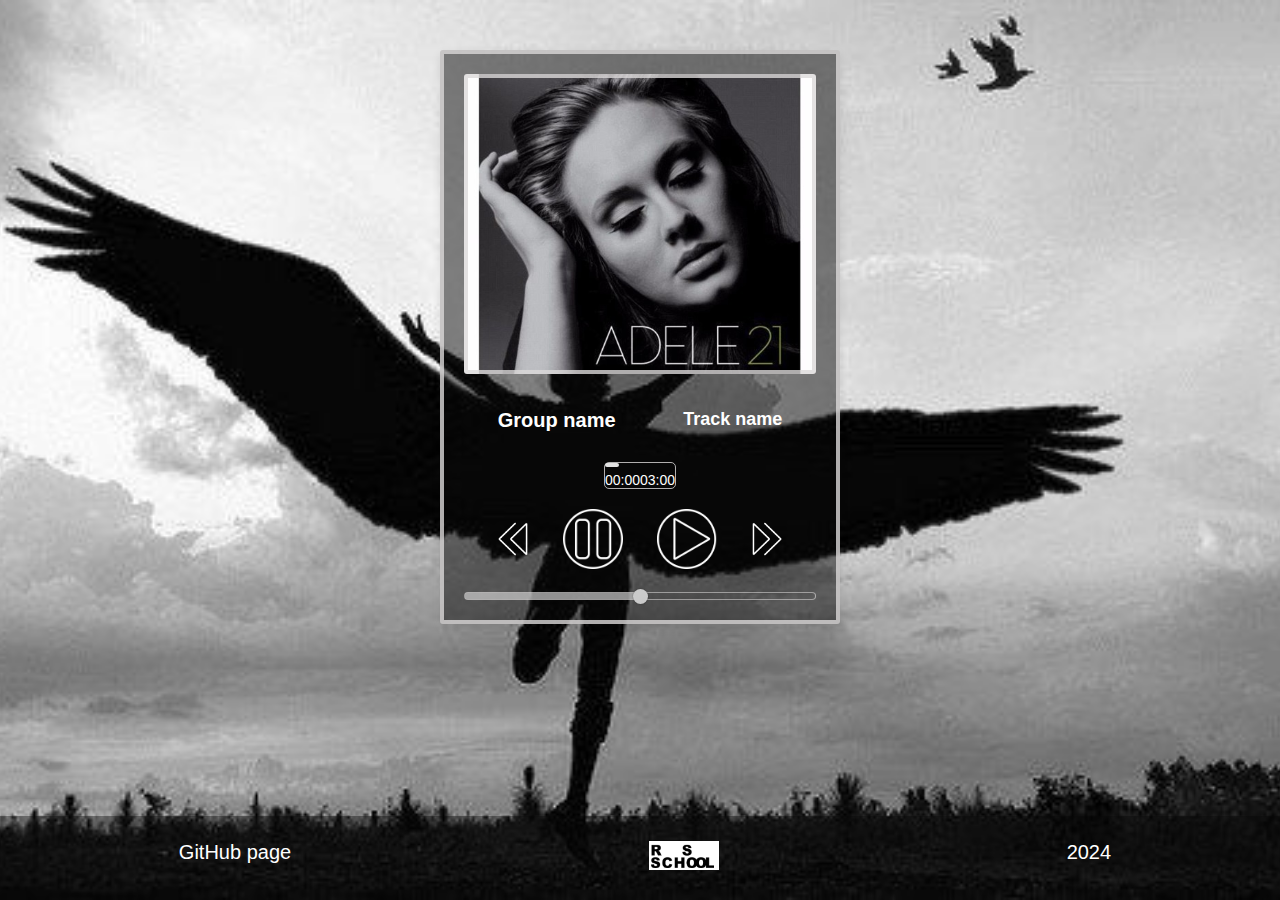
<file: index.html>
<!DOCTYPE html>
<html lang="en">
<head>
    <meta charset="UTF-8">
    <meta name="viewport" content="width=device-width, initial-scale=1.0">
    <link rel="stylesheet" href="./style.css">
    <title>Document</title>
</head>
<body>
    <div class="wrapper">
        <div class="player">
            <div class="current-img" style="background-image: url(./assets/img/Adele-ava.jpg);">
            </div>
            
            <div class="control-info">
                <div class="info">
                    <h2 class="info-group">Group name</h2>
                    <h3 class="track">Track name</h3>
                </div>

                <div class="controls">
                    <div class="control-progres">
                        <div class="progress-current">

                        </div>
                        <div class="timeline">
                            <span class="timeline-start">00:00</span>
                            <span class="timeline-end">03:00</span>
                        </div>
                    </div>

                    <div class="buttons">
                        <button class="controls-button button-prev">
                            <img src="./assets/icon/Prev.png" alt="prev track" class="icon-arrow">
                        </button>
                        <button class="controls-button button-play">
                            <img src="./assets/icon/Pause.png" alt="pause" class="icon-arrow">
                            <img src="./assets/icon/Play.png" alt="play" class="icon-arrow">
                        </button>
                        <button class="controls-button button-next">
                            <img src="./assets/icon/Next.png" alt="next track" class="icon-arrow">
                        </button>
                    </div>

                    <input class="control-volume" type="range" min="0" max="1" step="0.1" value="0.5" name="volume">                 
                </div>
            </div>
        </div>
    
        <footer>
            <a class="github" href="https://github.com/TatsHats">GitHub page</a>
            <a class="logo" href="https://rs.school/courses/javascript-ru">
                <img src="assets/icon/logo-RS.png" alt="logo Rolling Scopes School">
            </a>
            <p>2024</p>
        </footer>
    </div>
</body>
</html>
</file>
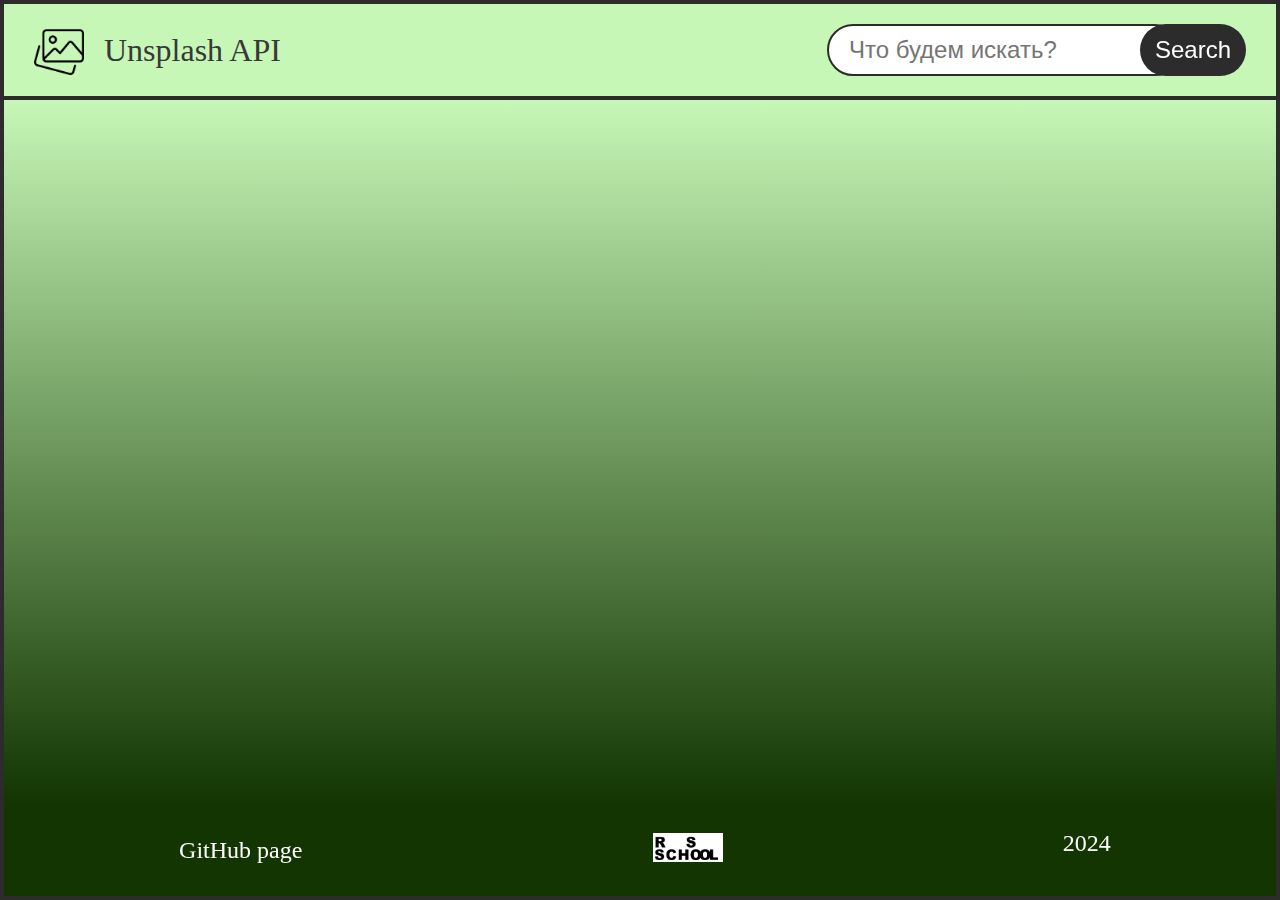
<file: image-gallery/index.html>
<!DOCTYPE html>
<html lang="en">
<head>
    <meta charset="UTF-8">
    <meta name="viewport" content="width=device-width, initial-scale=1.0">
    <link rel="stylesheet" href="./style.css">
    <title>Document</title>
</head>
<body>
    <header class="header">
        <div class="gallery-logo">
            <img src="./assets/icon/logo-img.png" alt="logo-image">
            <span class="name">Unsplash API</span>
        </div>

        <form id="searchForm">
            <input type="text" id="searchInput" placeholder="Что будем искать?">
            <button type="submit" aria-label="Search">Search</button>
        </form>
    </header>

    <div class="gallery"></div>

    <footer>
        <a class="github" href="https://github.com/TatsHats">GitHub page</a>
        <a class="logo" href="https://rs.school/courses/javascript-ru">
            <img src="assets/icon/logo-RS.png" alt="logo Rolling Scopes School">
        </a>
        <p>2024</p>
    </footer>
    <script src="./script.js"></script>
</body>
</html>
</file>
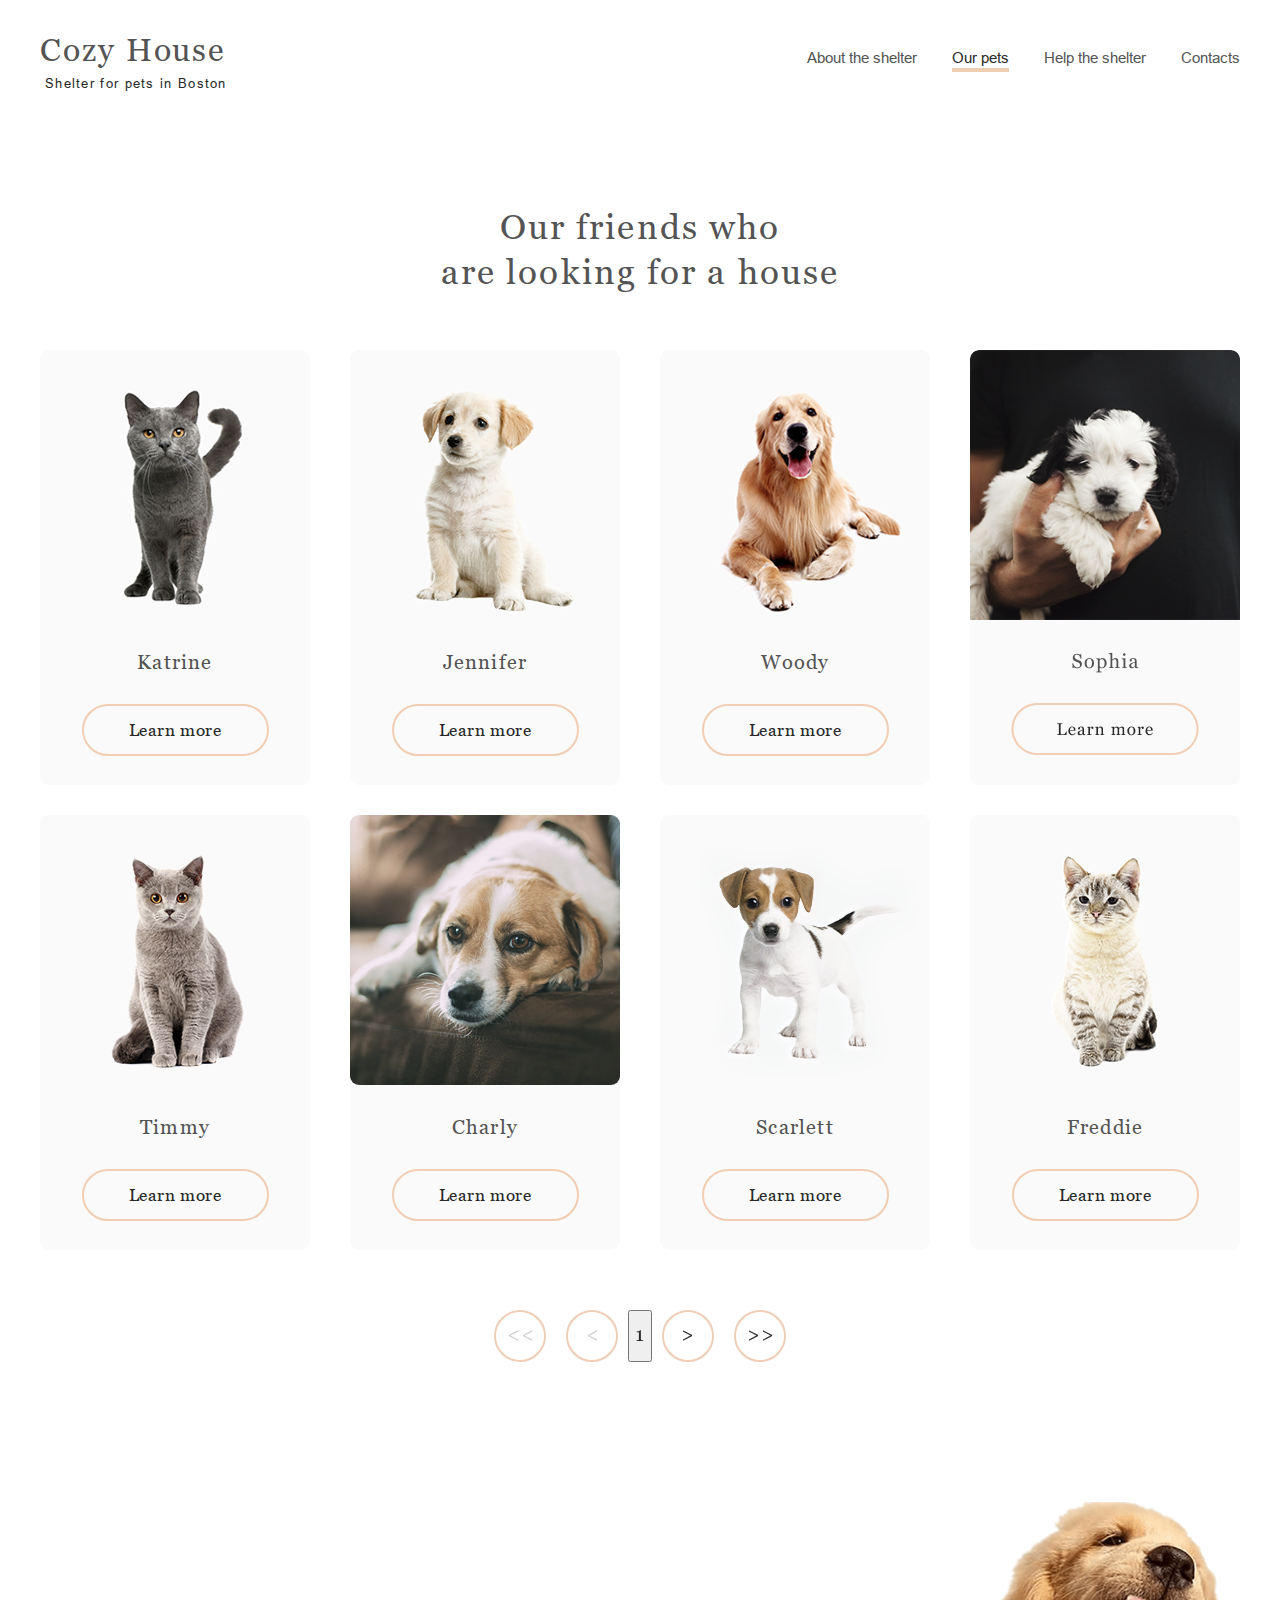
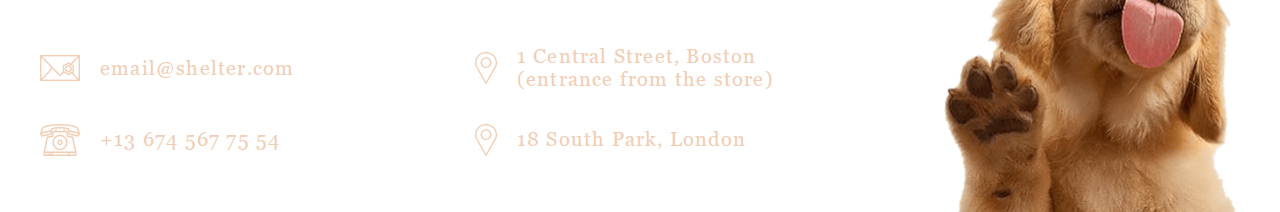
<file: shelter/our-pets.html>
<!DOCTYPE html>
<html lang="en">
<head>
    <meta charset="UTF-8">
    <meta name="viewport" content="width=device-width, initial-scale=1.0">
    <title>Our pets</title>
    <link rel="stylesheet" href="style-pets.css">
    <link rel="icon" href="assets/img/icon/sleeping-area.png">
</head>

<body>
    <div class="container">
        <main>
            <header>
                <a href="index.html" class="logo">
                    <h1 class="title">Cozy House</h1>
                    <p class="subtitile">Shelter for pets in Boston</p>
                </a>
                <nav class="nav">
                    <ul class="nav-list">
                        <li class="nav-item"><a href="index.html" class="nav-link">About the shelter</a></li>
                        <li class="nav-item"><a href="#pets" class="nav-link-select">Our pets</a></li>
                        <li class="nav-item"><a href="index.html#help" class="nav-link">Help the shelter</a></li>
                        <li class="nav-item"><a href="#contacts" class="nav-link">Contacts</a></li>
                    </ul>
                </nav>
            </header>

            <section class="our-pets" id="pets">
                <h2 class="heading">Our friends who<br>are looking for a house</h2>
            
                <div class="cards_container">
                    <div class="pet">
                        <img src="assets/img/katrine.png" alt="Foto Katrine">               
                        <p class="name">Katrine</p>
                        <button class="button-pets">Learn more</button>
                    </div>
                    <div class="pet">
                        <img src="assets/img/jennifer.png" alt="Foto Jennifer">               
                        <p class="name">Jennifer</p>
                        <button class="button-pets">Learn more</button>
                    </div>
                    <div class="pet">
                        <img src="assets/img/woody.png" alt="Foto  Woody">               
                        <p class="name">Woody</p>
                        <button class="button-pets">Learn more</button>
                    </div>
                    <div class="pet">
                        <img src="assets/img/sofia-cart.png" alt="Foto  Woody">               
                        <p class="name">Sophia</p>
                        <button class="button-pets">Learn more</button>
                    </div>
                    <div class="pet">
                        <img src="assets/img/timmy.png" alt="Foto  Woody">               
                        <p class="name">Timmy</p>
                        <button class="button-pets">Learn more</button>
                    </div>
                    <div class="pet">
                        <img src="assets/img/charly.png" alt="Foto  Woody">               
                        <p class="name">Charly</p>
                        <button class="button-pets">Learn more</button>
                    </div>
                    <div class="pet">
                        <img src="assets/img/scarlett.png" alt="Foto  Woody">               
                        <p class="name">Scarlett</p>
                        <button class="button-pets">Learn more</button>
                    </div>
                    <div class="pet">
                        <img src="assets/img/freddie.png" alt="Foto  Woody">               
                        <p class="name">Freddie</p>
                        <button class="button-pets">Learn more</button>
                    </div>
                </div>    

                <div class="navigation">
                    <button class="arrow">
                        <img src="assets/img/icon/__.png" alt="icon arrow-left">
                    </button>
                    <button class="arrow">
                        <img src="assets/img/icon/_.png" alt="icon arrow-right">
                    </button>
                    <button class="arrow-active">
                        <img src="assets/img/icon/1.png" alt="icon arrow-right">
                    </button>
                    <button class="arrow">
                        <img src="assets/img/icon/_(1).png" alt="icon arrow-right">
                    </button>
                    <button class="arrow">
                        <img src="assets/img/icon/__(1).png" alt="icon arrow-right">
                    </button>
                </div>    
            </section>
        </main>

        <footer class="footer">
            <section class="footer-content">
                <div class="contacts" id="contacts">
                    <h3>For questions<br>and suggestions</h3>
                    <a href="mailto:email@shelter.com" class="email-link">
                        <img src="assets/img/icon/mail.png" alt="icon mail">
                        <p>email@shelter.com</p>
                    </a>
                    <a href="tel:+136745675754" class="phone-link">
                        <img src="assets/img/icon/phone.png" alt="icon phone">
                        <p>+13 674 567 75 54</p>
                    </a>    
                </div>

                <div class="contacts">
                    <h3>We are waiting<br>for your visit</h3>
                    <a class="contacts-text" href="https://maps.app.goo.gl/XbDv5cUdUJy2KnbQ7" target="_blank">
                        <img src="assets/img/icon/pin.png" alt="icon pin">
                        <p>1 Central Street, Boston<br>(entrance from the store)</p>
                    </a>    
                    <a class="contacts-text" href="https://maps.app.goo.gl/wbdKRUERUTErTiPA9" target="_blank">
                        <img src="assets/img/icon/pin.png" alt="icon pin">
                        <p>18 South Park, London</p>
                    </a>
                </div>
                <img class="footer-img" src="assets/img/footer-puppy.png" alt="Foto Footer puppy">
            </section>
        </footer>
    </div>
</body>
</html>
</file>
<file: style.css>
* {
    margin: 0;
    padding: 0;
    box-sizing: border-box;
}

body {
    font-family: Arial, sans-serif;
    color: #ffffff;
    background-color: #f4f4f4;
    display: flex;
    justify-content: center;
    align-items: center;
    min-height: 100vh;
}

.wrapper {
    background-image: url(./assets/img/Adele.jpg);
    background-size: cover;
    background-position: center;
    background-repeat: no-repeat;
    width: 100%;
    min-height: 100vh;
    display: flex;
    flex-direction: column;
    justify-content: space-between;
    align-items: center;
}

.player {
    width: 400px;
    background: rgba(8, 8, 8, 0.5);
    border-radius: 3px;
    box-shadow: 0 4px 10px rgba(0, 0, 0, 0.1);
    padding: 20px;
    border: 4px solid rgba(220, 218, 218, 0.8);
    margin: 50px auto;
}

.current-img {
    width: 100%;
    height: 300px;
    background-size: cover;
    background-position: center;
    border-radius: 3px;
    border: 4px solid rgba(220, 218, 218, 0.8);
}

.control-info {
    margin-top: 15px;
    text-align: center;
    display: flex;
    flex-direction: column;
}

.info {
    margin-bottom: 10px;
    display: flex;
    flex-direction: row;
    justify-content: space-around;
    margin: 20px 0;
}
    .info-group {
        font-size: 20px;
    }
    .track {
        font-size: 18px;
        color: #ffffff;
    }

.controls {
    display: flex;
    justify-content: center;
    align-items: center;
    gap: 10px;
    margin-top: 10px;
    flex-direction: column;
}

.buttons {
    display: flex;
    flex-direction: row;
    justify-content: space-between;
}

.controls-button {
    background: none;
    border: none;
    cursor: pointer;
    
}

.controls-button img {
    width: 40px;
    height: 40px;
    margin: 10px 15px;
}

.button-play img, .button-pause img {
    width: 60px;
    height: 60px;
}

.controls-progres {
    margin-top: 10px;
    width: 100%;
    
}

.control-progres {
    border: 1px solid rgba(220, 218, 218, 0.8);
    border-radius: 5px;
}

.progress-current {
    height: 4px;
    background-color: #e2e2e2;
    width: 20%;
    border-radius: 5px;
}

.timeline {
    display: flex;
    justify-content: space-between;
    font-size: 14px;
    margin-top: 5px;
    color: #ffffff;
}

.volume {
    display: flex;
    flex-direction: row;
    align-items: center;
    justify-content: space-around;
    gap: 5%;
}
    .volume img {
        width: 20px;
        height: 20px;
    }
    .control-volume {
        -webkit-appearance: none; /* Убираем стандартный стиль для Chrome */
        width: 100%;
        height: 8px;
        background: linear-gradient(to right, #cccccc 50%, transparent 50%); /* Левая часть с цветом, правая — прозрачная */
        border-radius: 5px;
        border: 1px solid rgba(220, 218, 218, 0.8);
        outline: none;
        opacity: 0.7;
        transition: opacity 0.2s;
    }
    .control-volume:hover {
        opacity: 1;
    }  
    .control-volume::-webkit-slider-thumb { /* Стиль для ползунка (thumb) */
        -webkit-appearance: none;
        appearance: none;
        width: 15px;
        height: 15px;
        background-color: #ffffff;
        border-radius: 50%;
        cursor: pointer;
        box-shadow: 0 0 2px rgba(0, 0, 0, 0.5);
    }
    
    .control-volume::-moz-range-thumb {
        width: 15px;
        height: 15px;
        background-color: #ffffff;
        border-radius: 50%;
        cursor: pointer;
        box-shadow: 0 0 2px rgba(0, 0, 0, 0.5);
    }

footer {
    width: 100%;
    background: rgba(8, 8, 8, 0.4);
    padding: 15px 0;
    display: flex;
    justify-content: space-around;
    font-size: 20px;
}

.github, .logo {
    display: inline-block;
    margin: 10px;
    text-decoration: none;
    color: #ffffff;
}

.logo img {
    width: 70px;
    height: auto;
}

footer p {
    margin-top: 10px;
    color: #ffffff;
}
</file>
<file: image-gallery/style.css>
body, html {
    margin: 0;
    padding: 0;
    height: 100%;
    display: flex;
    flex-direction: column;
}

body {
    min-height: 100vh;
    display: flex;
    flex-direction: column;
}

/* ------------------------- HEADER ------------------------- */
.header {
    background-color: #c6f7b7;
    padding: 20px 30px;
    box-sizing: border-box;
    display: flex;
    align-items: center;
    justify-content: space-between;
    border: 4px solid #2d2c2c;
    flex-wrap: wrap;
}

.gallery-logo {
    display: flex;
    flex-direction: row;
    align-items: center;
    justify-content: space-between;
}
    .gallery-logo span {
        font-size: 2rem;
        color: rgb(56, 56, 56);
        margin-left: 20px;
    }
    .gallery-logo img {
        width: 50px;
        height: auto;
    }

    .radio-buttons {
        display: flex;
        gap: 10px;
        margin-left: 15px;
        align-items: center;
    }
    
    .radio-buttons label {
        cursor: pointer;
    }
    
    .radio-buttons input[type="radio"] {
        display: none;
    }
    
    .radio-buttons img {
        width: 40px;
        height: auto;
        opacity: 0.5;
        transition: opacity 0.3s ease;
    }
    
    .radio-buttons input[type="radio"]:checked + img {
        opacity: 1;
    }

#searchInput {
    padding: 10px 20px;
    font-size: 1.5rem;
    border: 2px solid #2d2c2c;
    border-radius: 50px;
    outline: none;
    box-sizing: border-box;
}

button {
    background-color: #2d2c2c;
    color: #ffffff;
    padding: 12px 15px;
    font-size: 1.5rem;
    border: none;
    border-radius: 50px;
    cursor: pointer;
    margin-left: -45px;
}

/* ------------------------- CENTR ------------------------- */
.gallery {
    background: linear-gradient(180deg, #c6f7b7, #123501);
    border-left: 4px solid #2d2c2c;
    border-right: 4px solid #2d2c2c;
    display: grid;
    grid-template-columns: repeat(3, 1fr);
    gap: 10px;
    padding: 20px;
    flex-grow: 1;
}

.gallery img {
    width: 100%;
    height: auto;
    border: 2px solid #2d2c2c;
}

/* ------------------------- FOOTER ------------------------- */
footer {
    width: 100%;
    background: #123501;
    padding: 15px 0;
    display: flex;
    align-items: center;
    justify-content: space-around;
    font-size: 24px;
    border: 4px solid #2d2c2c;
    border-top: none;
    box-sizing: border-box;
    margin-top: auto;
}

.github, .logo {
    display: inline-block;
    margin: 10px;
    text-decoration: none;
    color: #ffffff;
}
.github:hover, .logo:hover {
    transform: scale(1.1);
}

.logo img {
    width: 70px;
    height: auto;
}

footer p {
    margin-top: 10px;
    color: #ffffff;
}


/* ------------------------- MEDIA ------------------------- */
@media (max-width: 768px) {
    .gallery {
      grid-template-columns: repeat(2, 1fr);
    }
    .gallery-logo {
        width: 100%;
        justify-content: center;
    }
  }
  
  @media (max-width: 480px) {
    .gallery {
      grid-template-columns: repeat(1, 1fr);
    }
  }
</file>
<file: shelter/style-pets.css>
@font-face {
    font-family: 'Arial';
    src: url('assets/fonts/arial/arial-regular.ttf') format('truetype');
}

@font-face {
    font-family: 'Georgia';
    src: url('assets/fonts/georgia/georgia-regular.ttf') format('truetype');
}

:root {
	--color-light-xl: #fff;
	--color-light-l: #f6f6f6;
	--color-light-s: #fafafa;
	--color-dark-s: #cdcdcd;
	--color-dark-m: #b2b2b2;
	--color-dark-l: #545454;
	--color-dark-xl: #4c4c4c;
	--color-dark-2xl: #444;
	--color-dark-3xl: #292929;
	--color-primary: #f1cdb3;
	--color-primary-light: #fddcc4;
	--start-screen-gradient-background: #211f20;
	--footer-gradient-background: #211f20;
    --primary-font-family: "Georgia", sans-serif;
    --secondary-font-family: "Arial", sans-serif;
}

html {
    scroll-behavior: smooth;
}

body {
    margin: 0;
    padding: 0;
    font-family: var(--secondary-font-family);
    font-weight: 400;
}

.background-header,
.background-our-pets,
.background-footer {
    width: 100%;
}

.background-header {
    background: var(--color-light-xl);
}

.background-our-pets {
    background: var(--color-light-l);
}

.background-footer {
    background: url("assets/main/img/footer-background.png"), radial-gradient(100% 215.42% at 0% 0%, #5B483A 0%, #262425 100%), #211F20;
    background-size: cover;
    background-position: center;
    background-repeat: no-repeat;
}

header, .our-pets, .footer {
    width: 1280px;
    margin: 0 auto;
    box-sizing: border-box;
}

h1, h2, h3 {
    font-family: var(--primary-font-family);
    font-weight: 400;
}

header {
    padding: 30px 40px 30px 40px;
    display: flex;
    flex-direction: row;
    justify-content: space-between;
}

    .logo {
        display: flex;
        flex-direction: column;
        justify-content: space-between;
        text-decoration: none;
        color: inherit;
        cursor: pointer;
    }

        .logo p {
            margin: 0;
            padding: 0;
        }

        .title {
            color: var(--color-dark-l);
            font-size: 32px;
            margin: 0;
            letter-spacing: 0.06em;
        }

        .subtitile {
            color: var(--color-dark-3xl);
            font-size: 13px;
            letter-spacing: 0.1em;
            line-height: 1.6em;
            margin-top: 5px !important;
            margin-left: 5px !important;
        }

    .nav-list {

        display: flex;
        flex-direction: row; 
        list-style-type: none;
    }

        .nav-item {
            margin-left: 35px;
        }

            .nav-link, .nav-link-select {
                text-decoration: none;
                color: var(--color-dark-l);
                line-height: 1.6em;
                font-size: 15px;
                line-height: 24px;
                font-family: var(--second-family);
            }

            .nav-link-select {
                border-bottom: 4px solid #f1cdb3;
                padding-bottom: 2px;
                color: var(--color-dark-3xl);
                cursor: default;
                pointer-events: none;
            }

                .nav-link-select:hover {
                    cursor: default; 
                }

                .nav-link:hover {
                    color: var(--color-dark-3xl);
                    cursor: pointer; 
                    transition: color 0.5s;
                }


.our-pets {
    display: flex;
    align-items: center;
    flex-direction: column;
    padding: 80px 40px 100px 40px;
}

    .our-pets h2.heading {
        text-align: center;
        letter-spacing: 0.06em;
        line-height: 1.3em;
        font-size: 35px;
        margin: 0;
        color: var(--color-dark-l);
    }

    .cards_container {
        display: flex;
        justify-content: space-between;
        flex-wrap: wrap;
        width: 100%;
        margin-top: 55px;
        padding: 0;
        color: var(--color-dark-l);
    }

        .pet {
            display: flex;
            flex-direction: column;
            align-items: center;
            background: var(--color-light-s);
            border-radius: 9px;
            width: 270px;
            height: 435px;
            margin-bottom: 30px;
            cursor: pointer;
            text-decoration: none;
            color: inherit;
            transition: background 0.5s, border 0.5s;
        }

            .pet:hover .button-pets {
                background: var(--color-primary-light);
                border: 2px solid var(--color-primary-light);
            }

            .pet:hover {
                box-shadow: 0px 2px 35px 14px rgba(13, 13, 13, 0.04);
                transition: box-shadow 0.5s;
            }

            .pet img {
                width: 100%;
                height: auto;
                border-radius: 9px;
            }

            .button-pets {
                border-radius: 50px;
                cursor: pointer;
                font-size: 17px;
                padding: 14px 45px;
                background: none;
                border: 2px solid var(--color-primary);
                color: var(--color-dark-3xl);
                width: 187px;
                height: 52px;
                letter-spacing: 0.03em;
                font-family: var(--primary-font-family);
                box-sizing: border-box;
                transition: background 0.5s, border 0.5s;
            }

            .button-pets:hover {
                background: var(--color-primary-light);
                border: 2px solid var(--color-primary-light);
            }

            .pet p {
                margin: 30px 0;
                font-size: 20px;
                letter-spacing: 0.06em;
                font-family: var(--primary-font-family);
            }

        .navigation {
            display: flex;
            flex-direction: row;
            margin-top: 30px;
        }

            .arrow {
                width: 52px;
                height: 52px;
                border-radius: 50px;
                text-align: center;
                background: none;
                border: 2px solid var(--color-primary);
                margin: 0 10px;
                color: var(--color-dark-3xl);
            }

                .arrow:hover {
                    background: var(--color-primary-light);
                    border: 2px solid var(--color-primary-light);
                    transition: background 0.5s, border 0.5s;
                }

                .active {
                    background: var(--color-primary);
                }

                .inactive {
                    color: var(--color-dark-s);
                    border: 2px solid var(--color-dark-s);
                    background: none;
                }

                    .inactive:hover {
                        color: var(--color-dark-s);
                        border: 2px solid var(--color-dark-s);
                        cursor: default;
                        pointer-events: none;
                        background: none;
                    }


.footer {
    height: 350px;
    padding: 40px 40px 0 40px;
    }
    
    .footer-content {
        display: flex;
        justify-content: space-between;
        flex-direction: row;
        align-items: flex-start;
    }

        .contacts {
            display: flex;
            flex-direction: column;
            color: var(--color-light-xl);
            height: 234px;
            justify-content: space-between;
            padding: 20px 0 0 0;
        }

            .footer-content h3 {
                letter-spacing: 0.06em;
                line-height: 1.3em;
                font-size: 35px;
                margin: 0;
            }

            .email-link, .phone-link, .contacts-text {
                display: flex;
                align-items: center;
                flex-direction: row;
                text-decoration: none;
                color: inherit;
            }

                .email-link img, .phone-link img, .contacts-text img {
                        width: auto;
                        height: auto;
                        margin-right: 20px;
                }

                .email-link p, .phone-link p, .contacts-text p {
                    margin: 0;
                    color: var(--color-primary);
                    font-family: var(--primary-font-family);
                    letter-spacing: 0.06em;
                    font-weight: 400;
                    line-height: 1.15em;
                    font-size: 20px;
                }

        .footer-img {
            margin-left: 10px;
            width: 300px;
            height: auto;
        }
</file>
